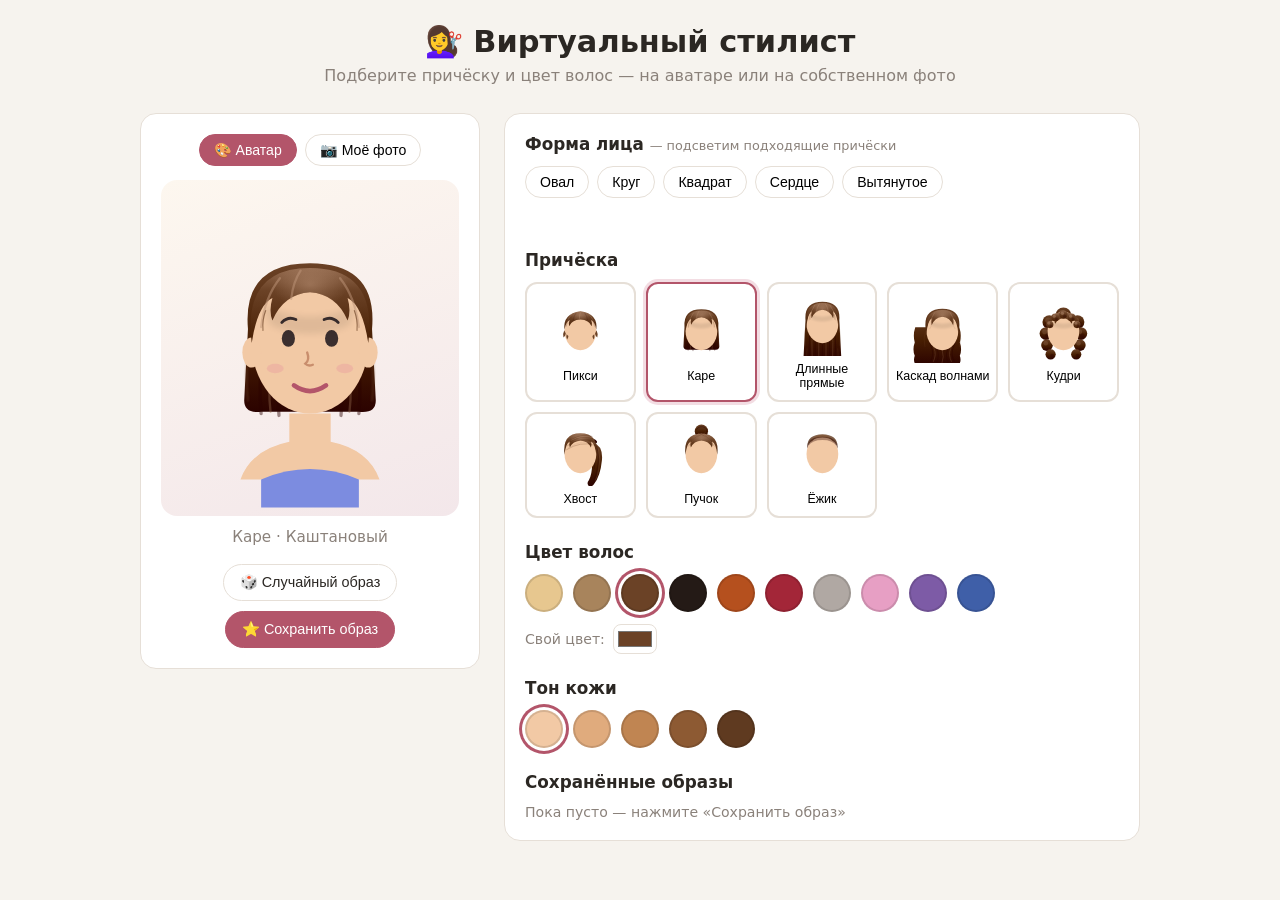
<file: hairstyle-app/index.html>
<!DOCTYPE html>
<html lang="ru">
<head>
    <meta charset="UTF-8">
    <meta name="viewport" content="width=device-width, initial-scale=1.0">
    <title>Стилист — подбор причёски и цвета волос</title>
    <link rel="stylesheet" href="style.css">
</head>
<body>
    <header class="header">
        <h1>💇‍♀️ Виртуальный стилист</h1>
        <p>Подберите причёску и цвет волос — на аватаре или на собственном фото</p>
    </header>

    <main class="layout">
        <!-- Превью -->
        <section class="preview-card">
            <div class="mode-switch">
                <button id="mode-avatar" class="chip" type="button">🎨 Аватар</button>
                <button id="mode-photo" class="chip" type="button">📷 Моё фото</button>
            </div>

            <div class="avatar-wrap">
                <svg id="avatar" viewBox="0 0 300 340" aria-label="Превью с выбранной причёской">
                    <!-- Фото пользователя (режим «Моё фото») -->
                    <image id="user-photo" x="0" y="0" width="300" height="340"
                           preserveAspectRatio="xMidYMid slice" style="display:none"></image>
                    <!-- Слой волос сзади (заполняется скриптом) -->
                    <g id="hair-back"></g>
                    <!-- Нарисованный аватар -->
                    <g id="avatar-body">
                        <path d="M128 240 h44 v30 q40 8 52 40 h-148 q12-32 52-40 z" fill="var(--skin)"/>
                        <path d="M98 310 q52-22 104 0 v30 h-104 z" fill="#7c8ce0"/>
                        <ellipse cx="150" cy="165" rx="62" ry="75" fill="var(--skin)"/>
                        <ellipse cx="88" cy="175" rx="10" ry="16" fill="var(--skin)"/>
                        <ellipse cx="212" cy="175" rx="10" ry="16" fill="var(--skin)"/>
                        <g id="face">
                            <ellipse cx="127" cy="160" rx="7" ry="9" fill="#3b2f2f"/>
                            <ellipse cx="173" cy="160" rx="7" ry="9" fill="#3b2f2f"/>
                            <path d="M120 143 q7-7 15-3" stroke="#3b2f2f" stroke-width="3" fill="none" stroke-linecap="round"/>
                            <path d="M165 140 q8-4 15 3" stroke="#3b2f2f" stroke-width="3" fill="none" stroke-linecap="round"/>
                            <path d="M147 175 q3 8 -2 12 q3 3 8 1" stroke="#c98e6d" stroke-width="2.5" fill="none" stroke-linecap="round"/>
                            <path d="M133 210 q17 12 34 0" stroke="#b3556a" stroke-width="5" fill="none" stroke-linecap="round"/>
                            <ellipse cx="113" cy="192" rx="9" ry="5" fill="#e8a0a0" opacity="0.45"/>
                            <ellipse cx="187" cy="192" rx="9" ry="5" fill="#e8a0a0" opacity="0.45"/>
                        </g>
                    </g>
                    <!-- Слой волос спереди (заполняется скриптом) -->
                    <g id="hair-front"></g>
                </svg>
            </div>

            <!-- Управление фото -->
            <div id="photo-controls" class="photo-controls" hidden>
                <label class="upload-btn">
                    📁 Загрузить фото
                    <input type="file" id="photo-input" accept="image/*" hidden>
                </label>
                <p class="photo-hint">Фото обрабатывается только в вашем браузере и никуда не отправляется.</p>
                <div id="fit-controls" class="fit-controls" hidden>
                    <p class="photo-hint">Перетаскивайте причёску мышью или пальцем, подгоняйте ползунками:</p>
                    <label>Размер
                        <input type="range" id="fit-scale" min="0.35" max="2.5" step="0.01" value="1">
                    </label>
                    <label>Ширина
                        <input type="range" id="fit-width" min="0.6" max="1.6" step="0.01" value="1">
                    </label>
                    <label>Наклон
                        <input type="range" id="fit-rotate" min="-45" max="45" step="1" value="0">
                    </label>
                    <div class="fit-buttons">
                        <button id="btn-autofit" class="btn" type="button">🪄 Авто-подгонка</button>
                        <button id="btn-download" class="btn" type="button">⬇️ Скачать PNG</button>
                    </div>
                    <div id="analysis" class="analysis" hidden></div>
                    <details class="ai-box">
                        <summary>✨ ИИ-фотореализм (экспериментально)</summary>
                        <p class="photo-hint">Нейросеть Google Gemini перерисует причёску прямо на вашем фото —
                            максимально реалистично. Нужен бесплатный API-ключ с
                            aistudio.google.com. Внимание: в этом режиме фото отправляется в Google.</p>
                        <input type="password" id="ai-key" placeholder="API-ключ Google AI Studio" autocomplete="off">
                        <div class="fit-buttons">
                            <button id="btn-ai" class="btn" type="button">✨ Сгенерировать</button>
                            <button id="btn-ai-undo" class="btn" type="button" hidden>↩ Вернуть оригинал</button>
                        </div>
                        <p id="ai-status" class="photo-hint"></p>
                    </details>
                </div>
            </div>

            <div class="preview-info">
                <p id="current-choice">Выберите причёску и цвет</p>
            </div>
            <div class="preview-actions">
                <button id="btn-random" class="btn" type="button">🎲 Случайный образ</button>
                <button id="btn-save" class="btn btn-primary" type="button">⭐ Сохранить образ</button>
            </div>
        </section>

        <!-- Панель выбора -->
        <section class="controls">
            <div class="control-group">
                <h2>Форма лица <span class="hint">— подсветим подходящие причёски</span></h2>
                <div id="face-shapes" class="chip-row"></div>
                <p id="shape-tip" class="shape-tip"></p>
            </div>

            <div class="control-group">
                <h2>Причёска</h2>
                <div id="hairstyles" class="style-grid"></div>
            </div>

            <div class="control-group">
                <h2>Цвет волос</h2>
                <div id="colors" class="swatch-row"></div>
                <label class="custom-color">
                    Свой цвет:
                    <input type="color" id="custom-color" value="#6b4226">
                </label>
            </div>

            <div class="control-group" id="skin-group">
                <h2>Тон кожи</h2>
                <div id="skins" class="swatch-row"></div>
            </div>

            <div class="control-group">
                <h2>Сохранённые образы</h2>
                <div id="favorites" class="fav-list"></div>
            </div>
        </section>
    </main>

    <script src="pico.js"></script>
    <script src="facefinder-data.js"></script>
    <script src="app.js"></script>
</body>
</html>
</file>
<file: hairstyle-app/style.css>
:root {
    --bg: #f6f3ee;
    --card: #ffffff;
    --ink: #2b2723;
    --muted: #8a817a;
    --accent: #b3556a;
    --accent-soft: #f3dde3;
    --border: #e6dfd7;
    --skin: #f2c9a5;
    --radius: 16px;
}

* { box-sizing: border-box; margin: 0; padding: 0; }

body {
    font-family: "Segoe UI", system-ui, -apple-system, sans-serif;
    background: var(--bg);
    color: var(--ink);
    min-height: 100vh;
    padding: 24px 16px 48px;
}

.header { text-align: center; margin-bottom: 28px; }
.header h1 { font-size: 1.9rem; margin-bottom: 6px; }
.header p { color: var(--muted); }

.layout {
    display: grid;
    grid-template-columns: 340px 1fr;
    gap: 24px;
    max-width: 1000px;
    margin: 0 auto;
    align-items: start;
}

@media (max-width: 800px) {
    .layout { grid-template-columns: 1fr; }
}

.preview-card, .controls {
    background: var(--card);
    border: 1px solid var(--border);
    border-radius: var(--radius);
    padding: 20px;
}

.preview-card { position: sticky; top: 16px; text-align: center; }
@media (max-width: 800px) { .preview-card { position: static; } }

.preview-card h2, .control-group h2 { font-size: 1.05rem; margin-bottom: 12px; }

.avatar-wrap {
    background: linear-gradient(160deg, #fdf7ef, #f3e7ea);
    border-radius: var(--radius);
    padding: 8px;
}

#avatar { width: 100%; height: auto; display: block; touch-action: none; }
#avatar.draggable { cursor: grab; }
#avatar.dragging { cursor: grabbing; }

.mode-switch {
    display: flex;
    justify-content: center;
    gap: 8px;
    margin-bottom: 14px;
}

.photo-controls { margin-top: 14px; text-align: left; }

.upload-btn {
    display: inline-block;
    border: 1px dashed var(--accent);
    color: var(--accent);
    border-radius: 999px;
    padding: 9px 18px;
    font-size: 0.9rem;
    cursor: pointer;
    transition: background 0.15s;
}
.upload-btn:hover { background: var(--accent-soft); }

.photo-hint {
    margin-top: 8px;
    font-size: 0.78rem;
    color: var(--muted);
}

.fit-controls { margin-top: 12px; display: flex; flex-direction: column; gap: 8px; }
.fit-controls label {
    display: flex;
    align-items: center;
    gap: 10px;
    font-size: 0.85rem;
    color: var(--muted);
}
.fit-controls input[type="range"] { flex: 1; accent-color: var(--accent); }
.fit-buttons { display: flex; gap: 8px; flex-wrap: wrap; margin-top: 4px; }

.analysis {
    margin-top: 10px;
    padding: 10px 12px;
    background: var(--accent-soft);
    border-radius: 10px;
    font-size: 0.85rem;
    line-height: 1.45;
}

.ai-box { margin-top: 12px; }
.ai-box summary {
    cursor: pointer;
    font-size: 0.88rem;
    color: var(--accent);
}
.ai-box input {
    width: 100%;
    margin-top: 8px;
    padding: 8px 10px;
    border: 1px solid var(--border);
    border-radius: 8px;
    background: var(--card);
    color: var(--ink);
    font-size: 0.85rem;
}

.swatch { position: relative; }
.swatch.recommended::after {
    content: "✨";
    position: absolute;
    top: -7px;
    right: -5px;
    font-size: 0.7rem;
}

.preview-info { margin: 12px 0; min-height: 24px; }
#current-choice { color: var(--muted); font-size: 0.95rem; }

.preview-actions { display: flex; gap: 10px; justify-content: center; flex-wrap: wrap; }

.btn {
    border: 1px solid var(--border);
    background: var(--card);
    color: var(--ink);
    border-radius: 999px;
    padding: 9px 16px;
    font-size: 0.9rem;
    cursor: pointer;
    transition: transform 0.1s, box-shadow 0.15s;
}
.btn:hover { transform: translateY(-1px); box-shadow: 0 3px 10px rgba(0,0,0,0.08); }
.btn-primary { background: var(--accent); border-color: var(--accent); color: #fff; }

.controls { display: flex; flex-direction: column; gap: 24px; }

.hint { font-weight: normal; font-size: 0.8rem; color: var(--muted); }

.chip-row { display: flex; flex-wrap: wrap; gap: 8px; }

.chip {
    border: 1px solid var(--border);
    background: var(--card);
    border-radius: 999px;
    padding: 7px 14px;
    font-size: 0.88rem;
    cursor: pointer;
    transition: background 0.15s, border-color 0.15s;
}
.chip:hover { border-color: var(--accent); }
.chip.active { background: var(--accent); border-color: var(--accent); color: #fff; }

.shape-tip { margin-top: 10px; font-size: 0.85rem; color: var(--muted); min-height: 18px; }

.style-grid {
    display: grid;
    grid-template-columns: repeat(auto-fill, minmax(96px, 1fr));
    gap: 10px;
}

.style-card {
    border: 2px solid var(--border);
    border-radius: 12px;
    background: var(--card);
    padding: 8px 6px 10px;
    cursor: pointer;
    text-align: center;
    transition: border-color 0.15s, box-shadow 0.15s;
    position: relative;
}
.style-card:hover { border-color: var(--accent); }
.style-card.active { border-color: var(--accent); box-shadow: 0 0 0 3px var(--accent-soft); }
.style-card.recommended::after {
    content: "✨";
    position: absolute;
    top: 4px;
    right: 6px;
    font-size: 0.85rem;
}
.style-card svg { width: 100%; height: 64px; display: block; }
.style-card span { font-size: 0.78rem; display: block; margin-top: 6px; }

.swatch-row { display: flex; flex-wrap: wrap; gap: 10px; }

.swatch {
    width: 38px;
    height: 38px;
    border-radius: 50%;
    border: 2px solid rgba(0,0,0,0.12);
    cursor: pointer;
    transition: transform 0.1s, box-shadow 0.15s;
}
.swatch:hover { transform: scale(1.1); }
.swatch.active { box-shadow: 0 0 0 3px #fff, 0 0 0 6px var(--accent); }

.custom-color {
    display: inline-flex;
    align-items: center;
    gap: 8px;
    margin-top: 12px;
    font-size: 0.88rem;
    color: var(--muted);
}
.custom-color input {
    width: 44px;
    height: 30px;
    border: 1px solid var(--border);
    border-radius: 8px;
    background: var(--card);
    cursor: pointer;
    padding: 2px;
}

.fav-list { display: flex; flex-direction: column; gap: 8px; }
.fav-empty { color: var(--muted); font-size: 0.88rem; }

.fav-item {
    display: flex;
    align-items: center;
    gap: 10px;
    border: 1px solid var(--border);
    border-radius: 10px;
    padding: 8px 10px;
    font-size: 0.88rem;
}
.fav-item .dot {
    width: 20px;
    height: 20px;
    border-radius: 50%;
    border: 1px solid rgba(0,0,0,0.15);
    flex-shrink: 0;
}
.fav-item .fav-name { flex: 1; }
.fav-item button {
    border: none;
    background: none;
    cursor: pointer;
    font-size: 0.95rem;
    padding: 4px;
}
.fav-item .fav-apply:hover { color: var(--accent); }
.fav-item .fav-remove:hover { color: #c0392b; }
</file>
